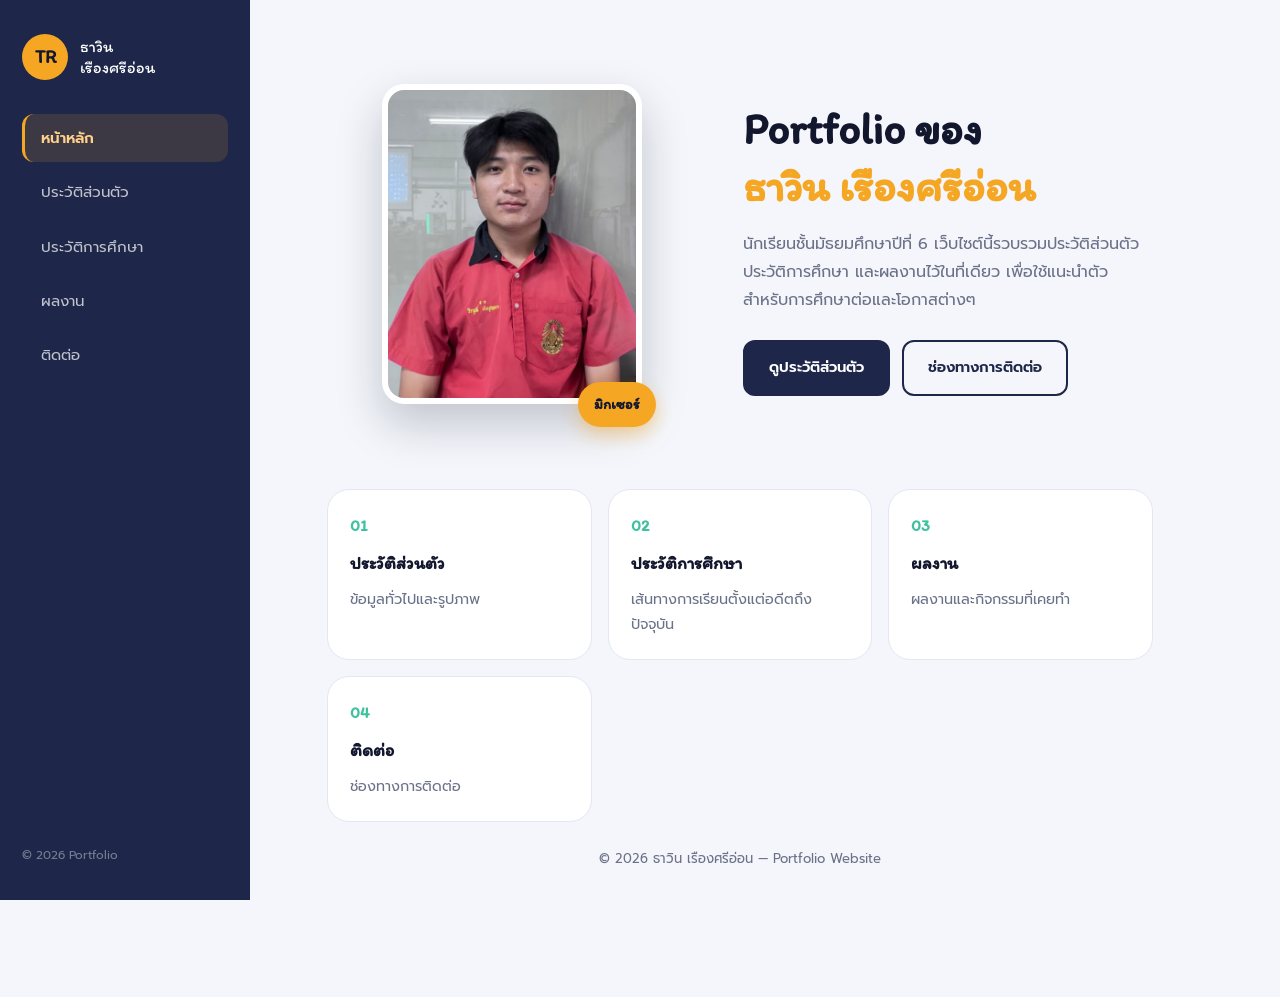
<file: index.html>
<!DOCTYPE html>
<html lang="th">
<head>
<meta charset="UTF-8">
<meta name="viewport" content="width=device-width, initial-scale=1.0">
<title>Portfolio ของ ธาวิน เรืองศรีอ่อน</title>
<link rel="stylesheet" href="style.css">
</head>
<body>

<div class="mobile-bar">
  <span class="brand-name">ธาวิน เรืองศรีอ่อน</span>
  <button aria-label="เปิดเมนู">&#9776;</button>
</div>

<div class="shell">
  <aside class="sidebar">
    <div class="brand">
      <span class="brand-mark">TR</span>
      <span class="brand-name">ธาวิน<br>เรืองศรีอ่อน</span>
    </div>
    <nav>
      <a href="index.html" aria-current="page">หน้าหลัก</a>
      <a href="personal.html">ประวัติส่วนตัว</a>
      <a href="education.html">ประวัติการศึกษา</a>
      <a href="activities.html">ผลงาน</a>
      <a href="contact.html">ติดต่อ</a>
    </nav>
    <div class="sidebar-foot">&copy; 2026 Portfolio</div>
  </aside>

  <main>
    <section class="hero">
      <div class="hero-photo-wrap">
        <!-- เปลี่ยนรูปได้ที่ personal.html ด้วย -->
        <img class="hero-photo" src="มิกซ์.png" alt="รูปธาวิน เรืองศรีอ่อน">
        <span class="hero-photo-badge">มิกเซอร์</span>
      </div>
      <div>
        <h1>Portfolio ของ <br><span class="accent">ธาวิน เรืองศรีอ่อน</span></h1>
        <p class="lede">นักเรียนชั้นมัธยมศึกษาปีที่ 6 เว็บไซต์นี้รวบรวมประวัติส่วนตัว ประวัติการศึกษา และผลงานไว้ในที่เดียว เพื่อใช้แนะนำตัวสำหรับการศึกษาต่อและโอกาสต่างๆ</p>
        <div class="hero-cta">
          <a href="personal.html" class="btn btn-solid">ดูประวัติส่วนตัว</a>
          <a href="contact.html" class="btn btn-ghost">ช่องทางการติดต่อ</a>
        </div>
      </div>
    </section>

    <section>
      <div class="quick-grid">
        <a class="quick-card" href="personal.html">
          <span class="qnum">01</span>
          <h3>ประวัติส่วนตัว</h3>
          <p>ข้อมูลทั่วไปและรูปภาพ</p>
        </a>
        <a class="quick-card" href="education.html">
          <span class="qnum">02</span>
          <h3>ประวัติการศึกษา</h3>
          <p>เส้นทางการเรียนตั้งแต่อดีตถึงปัจจุบัน</p>
        </a>
        <a class="quick-card" href="activities.html">
          <span class="qnum">03</span>
          <h3>ผลงาน</h3>
          <p>ผลงานและกิจกรรมที่เคยทำ</p>
        </a>
        <a class="quick-card" href="contact.html">
          <span class="qnum">04</span>
          <h3>ติดต่อ</h3>
          <p>ช่องทางการติดต่อ</p>
        </a>
      </div>
    </section>

    <footer>&copy; 2026 ธาวิน เรืองศรีอ่อน — Portfolio Website</footer>
  </main>
</div>

<script src="script.js"></script>
</body>
</html>
</file>
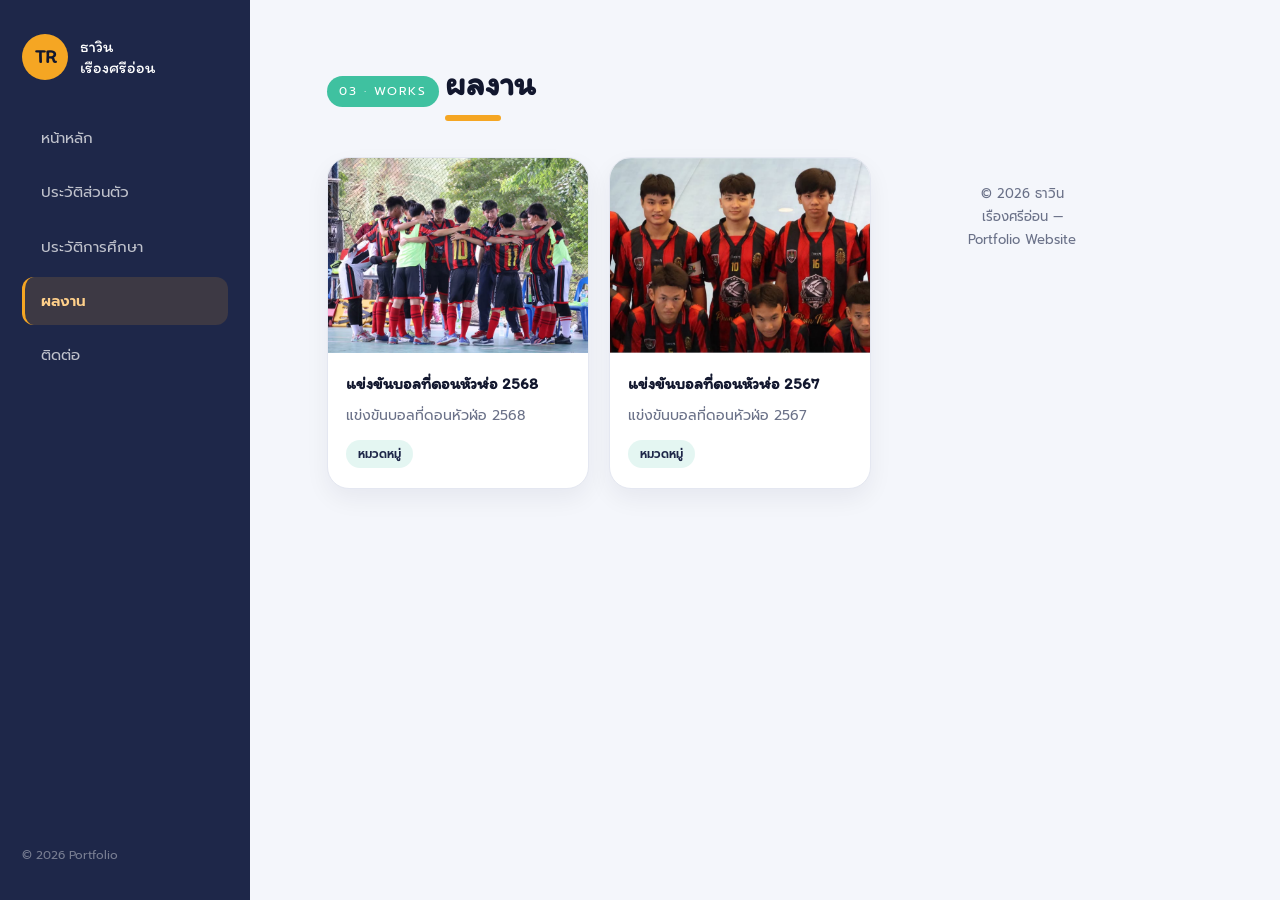
<file: activities.html>
<!DOCTYPE html>
<html lang="th">
<head>
<meta charset="UTF-8">
<meta name="viewport" content="width=device-width, initial-scale=1.0">
<title>ผลงาน | ธาวิน เรืองศรีอ่อน</title>
<link rel="stylesheet" href="style.css">
</head>
<body>

<div class="mobile-bar">
  <span class="brand-name">ธาวิน เรืองศรีอ่อน</span>
  <button aria-label="เปิดเมนู">&#9776;</button>
</div>

<div class="shell">
  <aside class="sidebar">
    <div class="brand">
      <span class="brand-mark">TR</span>
      <span class="brand-name">ธาวิน<br>เรืองศรีอ่อน</span>
    </div>
    <nav>
      <a href="index.html">หน้าหลัก</a>
      <a href="personal.html">ประวัติส่วนตัว</a>
      <a href="education.html">ประวัติการศึกษา</a>
      <a href="activities.html" aria-current="page">ผลงาน</a>
      <a href="contact.html">ติดต่อ</a>
    </nav>
    <div class="sidebar-foot">&copy; 2026 Portfolio</div>
  </aside>

  <main>
    <header class="page-header">
      <span class="eyebrow">03 · Works</span>
      <h1>ผลงาน</h1>
    </header>

    <div class="work-grid">
      <!-- คัดลอกบล็อก .work-card ทั้งก้อนเพื่อเพิ่มผลงานใหม่ -->
      <!-- รูปทั้งหมดอยู่ที่ root ของ repo (ระดับเดียวกับ activities.html) ไม่มีโฟลเดอร์ images/ -->
      <div class="work-card">
        <div class="work-thumb">
          <img src="กิจกรรม 1.png" alt="ผลงานที่ 1">
        </div>
        <div class="work-body">
          <h3>แข่งขันบอลที่ดอนหัวฬ่อ 2568</h3>
          <p>แข่งขันบอลที่ดอนหัวฬ่อ 2568</p>
          <span class="work-tag">หมวดหมู่</span>
        </div>
      </div>

      <div class="work-card">
        <div class="work-thumb">
          <img src="กิจกรรม 2.png" alt="ผลงานที่ 2">
        </div>
        <div class="work-body">
          <h3>แข่งขันบอลที่ดอนหัวฬ่อ 2567</h3>
          <p>แข่งขันบอลที่ดอนหัวฬ่อ 2567</p>
          <span class="work-tag">หมวดหมู่</span>
        </div>
      </div>

  
    <footer>&copy; 2026 ธาวิน เรืองศรีอ่อน — Portfolio Website</footer>
  </main>
</div>

<script src="script.js"></script>
</body>
</html>
</file>
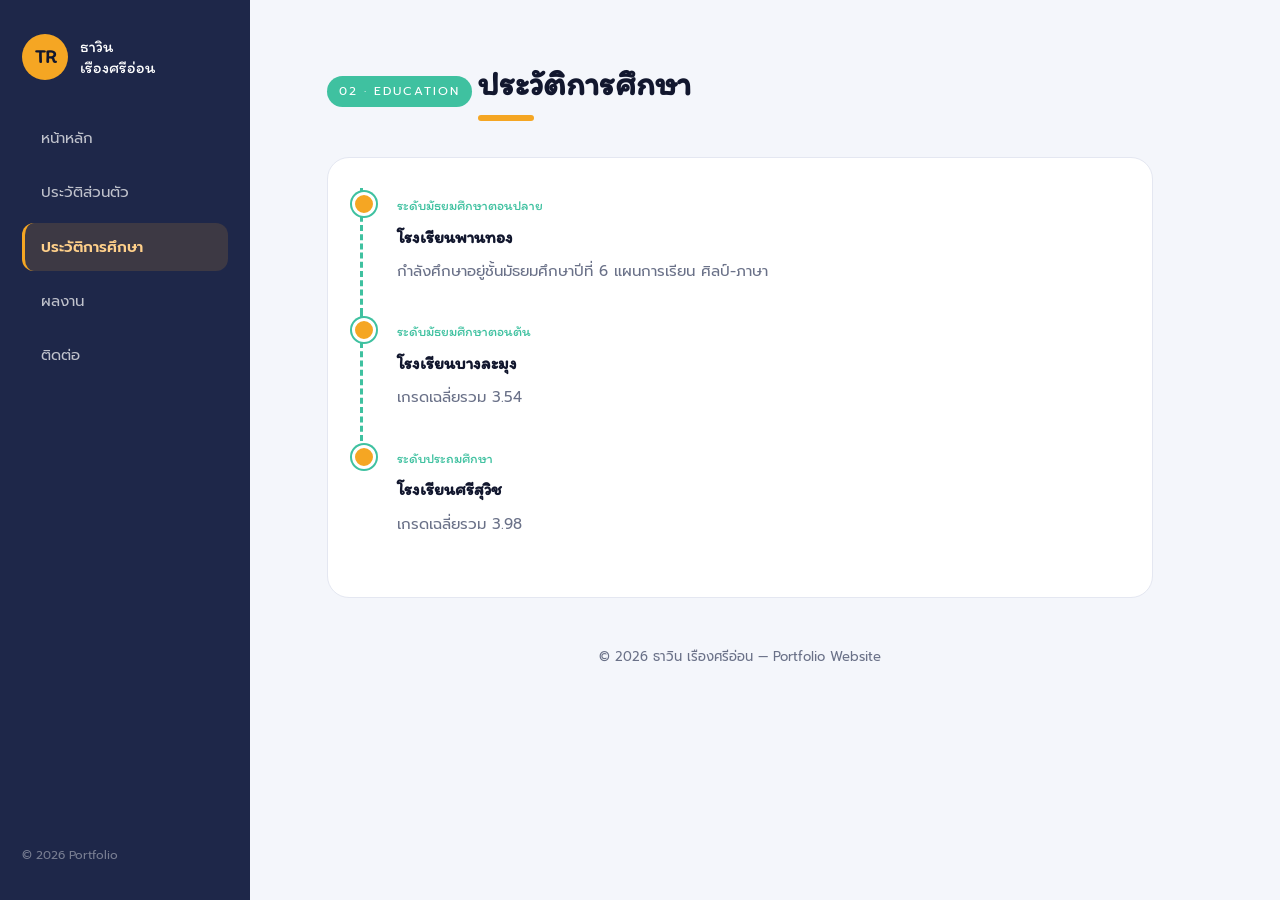
<file: education.html>
<!DOCTYPE html>
<html lang="th">
<head>
<meta charset="UTF-8">
<meta name="viewport" content="width=device-width, initial-scale=1.0">
<title>ประวัติการศึกษา | ธาวิน เรืองศรีอ่อน</title>
<link rel="stylesheet" href="style.css">
</head>
<body>

<div class="mobile-bar">
  <span class="brand-name">ธาวิน เรืองศรีอ่อน</span>
  <button aria-label="เปิดเมนู">&#9776;</button>
</div>

<div class="shell">
  <aside class="sidebar">
    <div class="brand">
      <span class="brand-mark">TR</span>
      <span class="brand-name">ธาวิน<br>เรืองศรีอ่อน</span>
    </div>
    <nav>
      <a href="index.html">หน้าหลัก</a>
      <a href="personal.html">ประวัติส่วนตัว</a>
      <a href="education.html" aria-current="page">ประวัติการศึกษา</a>
      <a href="activities.html">ผลงาน</a>
      <a href="contact.html">ติดต่อ</a>
    </nav>
    <div class="sidebar-foot">&copy; 2026 Portfolio</div>
  </aside>

  <main>
    <header class="page-header">
      <span class="eyebrow">02 · Education</span>
      <h1>ประวัติการศึกษา</h1>
    </header>

    <div class="panel">
      <!-- แก้ปี ชื่อโรงเรียน และรายละเอียดในแต่ละ <li> ให้ตรงกับของจริง -->
      <ul class="timeline">
        <li>
          <span class="year">ระดับมัธยมศึกษาตอนปลาย</span>
          <h3>โรงเรียนพานทอง</h3>
          <p>กำลังศึกษาอยู่ชั้นมัธยมศึกษาปีที่ 6 แผนการเรียน ศิลป์-ภาษา</p>
        </li>
        <li>
          <span class="year">ระดับมัธยมศึกษาตอนต้น</span>
          <h3>โรงเรียนบางละมุง</h3>
          <p>เกรดเฉลี่ยรวม 3.54</p>
        </li>
        <li>
          <span class="year">ระดับประถมศึกษา</span>
          <h3>โรงเรียนศรีสุวิช</h3>
          <p>เกรดเฉลี่ยรวม 3.98</p>
        </li>
      </ul>
    </div>

    <footer>&copy; 2026 ธาวิน เรืองศรีอ่อน — Portfolio Website</footer>
  </main>
</div>

<script src="script.js"></script>
</body>
</html>
</file>
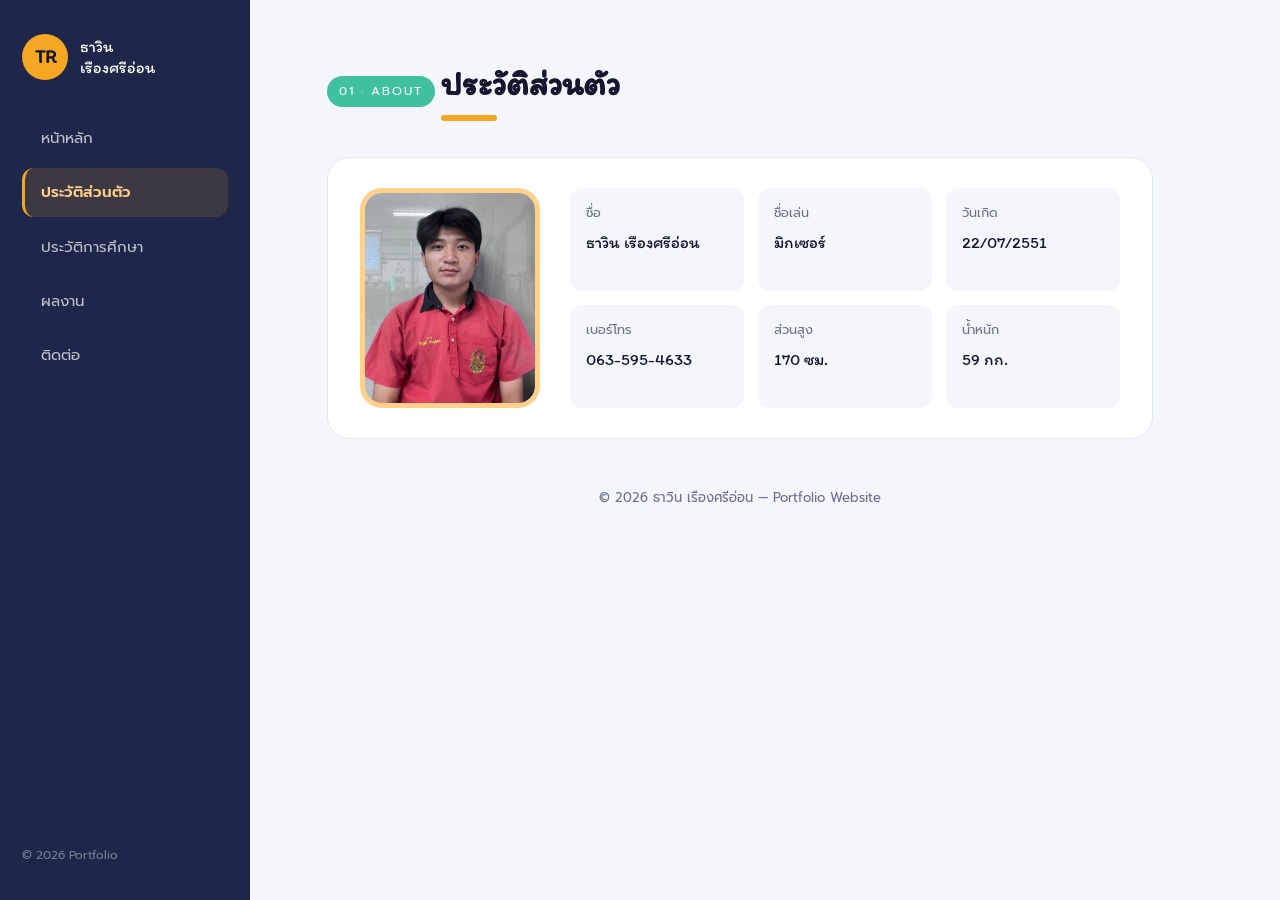
<file: personal.html>
<!DOCTYPE html>
<html lang="th">
<head>
<meta charset="UTF-8">
<meta name="viewport" content="width=device-width, initial-scale=1.0">
<title>ประวัติส่วนตัว | ธาวิน เรืองศรีอ่อน</title>
<link rel="stylesheet" href="style.css">
</head>
<body>

<div class="mobile-bar">
  <span class="brand-name">ธาวิน เรืองศรีอ่อน</span>
  <button aria-label="เปิดเมนู">&#9776;</button>
</div>

<div class="shell">
  <aside class="sidebar">
    <div class="brand">
      <span class="brand-mark">TR</span>
      <span class="brand-name">ธาวิน<br>เรืองศรีอ่อน</span>
    </div>
    <nav>
      <a href="index.html">หน้าหลัก</a>
      <a href="personal.html" aria-current="page">ประวัติส่วนตัว</a>
      <a href="education.html">ประวัติการศึกษา</a>
      <a href="activities.html">ผลงาน</a>
      <a href="contact.html">ติดต่อ</a>
    </nav>
    <div class="sidebar-foot">&copy; 2026 Portfolio</div>
  </aside>

  <main>
    <header class="page-header">
      <span class="eyebrow">01 · About</span>
      <h1>ประวัติส่วนตัว</h1>
    </header>

    <div class="panel">
      <div class="about-block">
        <!-- รูปโปรไฟล์: ไฟล์อยู่ที่ root ของ repo (ระดับเดียวกับหน้า .html) ไม่มีโฟลเดอร์ images/ -->
        <img class="about-photo" src="มิกซ์.png" alt="รูปธาวิน เรืองศรีอ่อน">

        <div class="stat-grid">
          <div class="stat-box"><div class="k">ชื่อ</div><div class="v">ธาวิน เรืองศรีอ่อน</div></div>
          <div class="stat-box"><div class="k">ชื่อเล่น</div><div class="v">มิกเซอร์</div></div>
          <div class="stat-box"><div class="k">วันเกิด</div><div class="v">22/07/2551</div></div>
          <div class="stat-box"><div class="k">เบอร์โทร</div><div class="v">063-595-4633</div></div>
          <div class="stat-box"><div class="k">ส่วนสูง</div><div class="v">170 ซม.</div></div>
          <!-- ยังไม่ได้ระบุน้ำหนัก แก้ตัวเลขด้านล่างให้ตรงกับความเป็นจริง -->
          <div class="stat-box"><div class="k">น้ำหนัก</div><div class="v">59 กก.</div></div>
        </div>
      </div>
    </div>

    <footer>&copy; 2026 ธาวิน เรืองศรีอ่อน — Portfolio Website</footer>
  </main>
</div>

<script src="script.js"></script>
</body>
</html>
</file>
<file: style.css>
@import url('https://fonts.googleapis.com/css2?family=Prompt:wght@400;500;600;700&family=Itim&display=swap');

:root {
  --navy: #1E2749;
  --navy-deep: #12172E;
  --amber: #F5A623;
  --amber-soft: #FFD08A;
  --mint: #3FC1A0;
  --bg: #F4F6FB;
  --panel: #FFFFFF;
  --ink: #1B1F2A;
  --ink-soft: #6A7188;
  --border: #E4E7F1;
  --radius-lg: 22px;
  --radius-sm: 12px;
}

* { box-sizing: border-box; }
html { scroll-behavior: smooth; }

body {
  margin: 0;
  background: var(--bg);
  color: var(--ink);
  font-family: 'Prompt', sans-serif;
  font-weight: 400;
  line-height: 1.75;
}

h1, h2, h3 { font-family: 'Itim', sans-serif; color: var(--navy-deep); margin: 0; }
a { color: inherit; text-decoration: none; }

/* ---------- Layout shell: sidebar + content ---------- */
.shell {
  display: flex;
  min-height: 100vh;
}

.sidebar {
  width: 250px;
  flex-shrink: 0;
  background: var(--navy);
  color: #fff;
  padding: 34px 22px;
  position: sticky;
  top: 0;
  height: 100vh;
  display: flex;
  flex-direction: column;
  gap: 34px;
}

.sidebar .brand {
  display: flex;
  align-items: center;
  gap: 12px;
}

.brand-mark {
  width: 46px;
  height: 46px;
  border-radius: 50%;
  background: var(--amber);
  color: var(--navy-deep);
  display: flex;
  align-items: center;
  justify-content: center;
  font-family: 'Itim', sans-serif;
  font-weight: 700;
  font-size: 1.15rem;
  flex-shrink: 0;
}

.brand-name {
  font-family: 'Itim', sans-serif;
  font-size: 1.02rem;
  line-height: 1.3;
}

.sidebar nav {
  display: flex;
  flex-direction: column;
  gap: 6px;
}

.sidebar nav a {
  padding: 11px 16px;
  border-radius: var(--radius-sm);
  font-size: 0.94rem;
  color: rgba(255,255,255,0.72);
  border-left: 3px solid transparent;
  transition: background 0.2s, color 0.2s, border-color 0.2s;
}

.sidebar nav a:hover {
  background: rgba(255,255,255,0.06);
  color: #fff;
}

.sidebar nav a[aria-current="page"] {
  background: rgba(245,166,35,0.14);
  color: var(--amber-soft);
  border-left-color: var(--amber);
  font-weight: 600;
}

.sidebar .sidebar-foot {
  margin-top: auto;
  font-size: 0.75rem;
  color: rgba(255,255,255,0.4);
}

.mobile-bar {
  display: none;
  align-items: center;
  justify-content: space-between;
  background: var(--navy);
  color: #fff;
  padding: 14px 5vw;
  position: sticky;
  top: 0;
  z-index: 60;
}

.mobile-bar button {
  background: none;
  border: none;
  color: #fff;
  font-size: 1.5rem;
  cursor: pointer;
}

@media (max-width: 840px) {
  .sidebar { display: none; }
  .sidebar.open {
    display: flex;
    position: fixed;
    z-index: 70;
    width: 78vw;
    max-width: 300px;
  }
  .mobile-bar { display: flex; }
}

main {
  flex: 1;
  min-width: 0;
  padding: 54px 6vw 80px;
  max-width: 980px;
}

.page-header {
  margin-bottom: 38px;
}

.eyebrow {
  display: inline-block;
  font-size: 0.75rem;
  letter-spacing: 2px;
  text-transform: uppercase;
  color: #fff;
  background: var(--mint);
  padding: 5px 12px;
  border-radius: 999px;
  margin-bottom: 12px;
}

.page-header h1 {
  font-size: 2.1rem;
  position: relative;
  display: inline-block;
}

.page-header h1::after {
  content: '';
  position: absolute;
  left: 0; bottom: -8px;
  width: 56px; height: 6px;
  border-radius: 4px;
  background: var(--amber);
}

/* ---------- Hero (index) ---------- */
.hero {
  display: grid;
  grid-template-columns: 0.95fr 1.05fr;
  gap: 46px;
  align-items: center;
  padding: 30px 0 40px;
}

@media (max-width: 780px) {
  .hero { grid-template-columns: 1fr; }
}

.hero-photo-wrap {
  position: relative;
  justify-self: center;
}

.hero-photo {
  width: 260px;
  height: 320px;
  border-radius: var(--radius-lg);
  object-fit: cover;
  background: var(--panel);
  border: 6px solid #fff;
  box-shadow: 0 20px 46px rgba(18,23,46,0.22);
}

.hero-photo-badge {
  position: absolute;
  bottom: -14px;
  right: -14px;
  background: var(--amber);
  color: var(--navy-deep);
  font-family: 'Itim', sans-serif;
  font-weight: 700;
  padding: 10px 16px;
  border-radius: 999px;
  box-shadow: 0 8px 18px rgba(245,166,35,0.4);
  font-size: 0.9rem;
}

.hero h1 { font-size: clamp(2rem, 4.4vw, 2.7rem); line-height: 1.3; }
.hero .accent { color: var(--amber); }

.hero p.lede {
  color: var(--ink-soft);
  margin-top: 16px;
  max-width: 44ch;
}

.hero-cta { margin-top: 26px; display: flex; gap: 12px; flex-wrap: wrap; }

.btn {
  font-family: 'Prompt', sans-serif;
  font-weight: 600;
  font-size: 0.92rem;
  padding: 13px 24px;
  border-radius: var(--radius-sm);
  border: 2px solid var(--navy);
  transition: transform 0.15s, background 0.2s, color 0.2s;
  display: inline-block;
}
.btn-solid { background: var(--navy); color: #fff; }
.btn-solid:hover { background: var(--navy-deep); transform: translateY(-2px); }
.btn-ghost { color: var(--navy); }
.btn-ghost:hover { background: var(--navy); color: #fff; transform: translateY(-2px); }

/* ---------- Quick links (index) ---------- */
.quick-grid {
  display: grid;
  grid-template-columns: repeat(auto-fit, minmax(200px, 1fr));
  gap: 16px;
  margin-top: 36px;
}

.quick-card {
  background: var(--panel);
  border: 1px solid var(--border);
  border-radius: var(--radius-lg);
  padding: 22px;
  transition: transform 0.2s, box-shadow 0.2s;
}
.quick-card:hover {
  transform: translateY(-5px);
  box-shadow: 0 16px 32px rgba(18,23,46,0.10);
}
.quick-card .qnum {
  font-family: 'Itim', sans-serif;
  color: var(--mint);
  font-weight: 700;
}
.quick-card h3 { margin-top: 8px; font-size: 1.1rem; }
.quick-card p { color: var(--ink-soft); font-size: 0.9rem; margin: 8px 0 0; }

/* ---------- Panels / cards ---------- */
.panel {
  background: var(--panel);
  border: 1px solid var(--border);
  border-radius: var(--radius-lg);
  padding: 30px 32px;
  margin-bottom: 22px;
}

/* ---------- Personal info ---------- */
.about-block {
  display: flex;
  gap: 30px;
  flex-wrap: wrap;
}

.about-photo {
  width: 180px;
  height: 220px;
  border-radius: var(--radius-lg);
  border: 5px solid var(--amber-soft);
  object-fit: cover;
  background: var(--bg);
  flex-shrink: 0;
}

.stat-grid {
  display: grid;
  grid-template-columns: repeat(auto-fill, minmax(150px, 1fr));
  gap: 14px;
  flex: 1;
  min-width: 260px;
}

.stat-box {
  background: var(--bg);
  border-radius: var(--radius-sm);
  padding: 14px 16px;
}
.stat-box .k { font-size: 0.8rem; color: var(--ink-soft); }
.stat-box .v { font-family: 'Itim', sans-serif; font-size: 1.05rem; margin-top: 4px; color: var(--navy-deep); }

/* ---------- Timeline (education) ---------- */
.timeline {
  list-style: none;
  margin: 0;
  padding: 0;
}
.timeline li {
  position: relative;
  padding: 6px 0 30px 34px;
  border-left: 3px dashed var(--mint);
}
.timeline li:last-child { border-color: transparent; }
.timeline li::before {
  content: '';
  position: absolute;
  left: -11px; top: 4px;
  width: 18px; height: 18px;
  border-radius: 50%;
  background: var(--amber);
  border: 3px solid #fff;
  box-shadow: 0 0 0 2px var(--mint);
}
.timeline .year {
  font-family: 'Itim', sans-serif;
  color: var(--mint);
  font-size: 0.85rem;
  display: block;
}
.timeline h3 { margin-top: 4px; font-size: 1.08rem; }
.timeline p { color: var(--ink-soft); margin: 6px 0 0; font-size: 0.94rem; }

/* ---------- Activities / works grid ---------- */
.work-grid {
  display: grid;
  grid-template-columns: repeat(auto-fit, minmax(230px, 1fr));
  gap: 20px;
}

.work-card {
  border-radius: var(--radius-lg);
  overflow: hidden;
  position: relative;
  background: var(--panel);
  border: 1px solid var(--border);
  box-shadow: 0 10px 24px rgba(18,23,46,0.06);
  transition: transform 0.2s;
}
.work-card:hover { transform: translateY(-4px); }

.work-thumb {
  width: 100%;
  aspect-ratio: 4 / 3;
  background: var(--bg);
  display: flex;
  align-items: center;
  justify-content: center;
  color: var(--ink-soft);
  font-size: 0.85rem;
  overflow: hidden;
}
.work-thumb img { width: 100%; height: 100%; object-fit: cover; }

.work-body { padding: 16px 18px 20px; }
.work-body h3 { font-size: 1.02rem; }
.work-body p { color: var(--ink-soft); font-size: 0.88rem; margin: 6px 0 0; }
.work-tag {
  display: inline-block;
  margin-top: 12px;
  font-size: 0.72rem;
  color: var(--navy);
  background: rgba(63,193,160,0.14);
  padding: 4px 12px;
  border-radius: 999px;
  font-weight: 600;
}

/* ---------- Contact ---------- */
.contact-grid {
  display: grid;
  grid-template-columns: repeat(auto-fit, minmax(220px, 1fr));
  gap: 16px;
}
.contact-item {
  display: flex;
  align-items: center;
  gap: 14px;
  background: var(--bg);
  border-radius: var(--radius-sm);
  padding: 16px 18px;
}
.contact-icon {
  width: 42px; height: 42px;
  border-radius: 12px;
  background: var(--navy);
  color: var(--amber-soft);
  display: flex; align-items: center; justify-content: center;
  font-family: 'Itim', sans-serif;
  font-weight: 700;
  flex-shrink: 0;
}
.contact-item .label { font-size: 0.8rem; color: var(--ink-soft); }
.contact-item .value { font-weight: 600; }

.note {
  background: rgba(245,166,35,0.10);
  border: 1px dashed var(--amber);
  border-radius: var(--radius-sm);
  padding: 14px 18px;
  font-size: 0.88rem;
  color: var(--ink-soft);
}

footer {
  text-align: center;
  padding: 26px 6vw 46px;
  color: var(--ink-soft);
  font-size: 0.82rem;
}

@media (prefers-reduced-motion: reduce) {
  * { transition: none !important; }
  html { scroll-behavior: auto; }
}

a:focus-visible, button:focus-visible {
  outline: 3px solid var(--amber);
  outline-offset: 2px;
}
</file>
